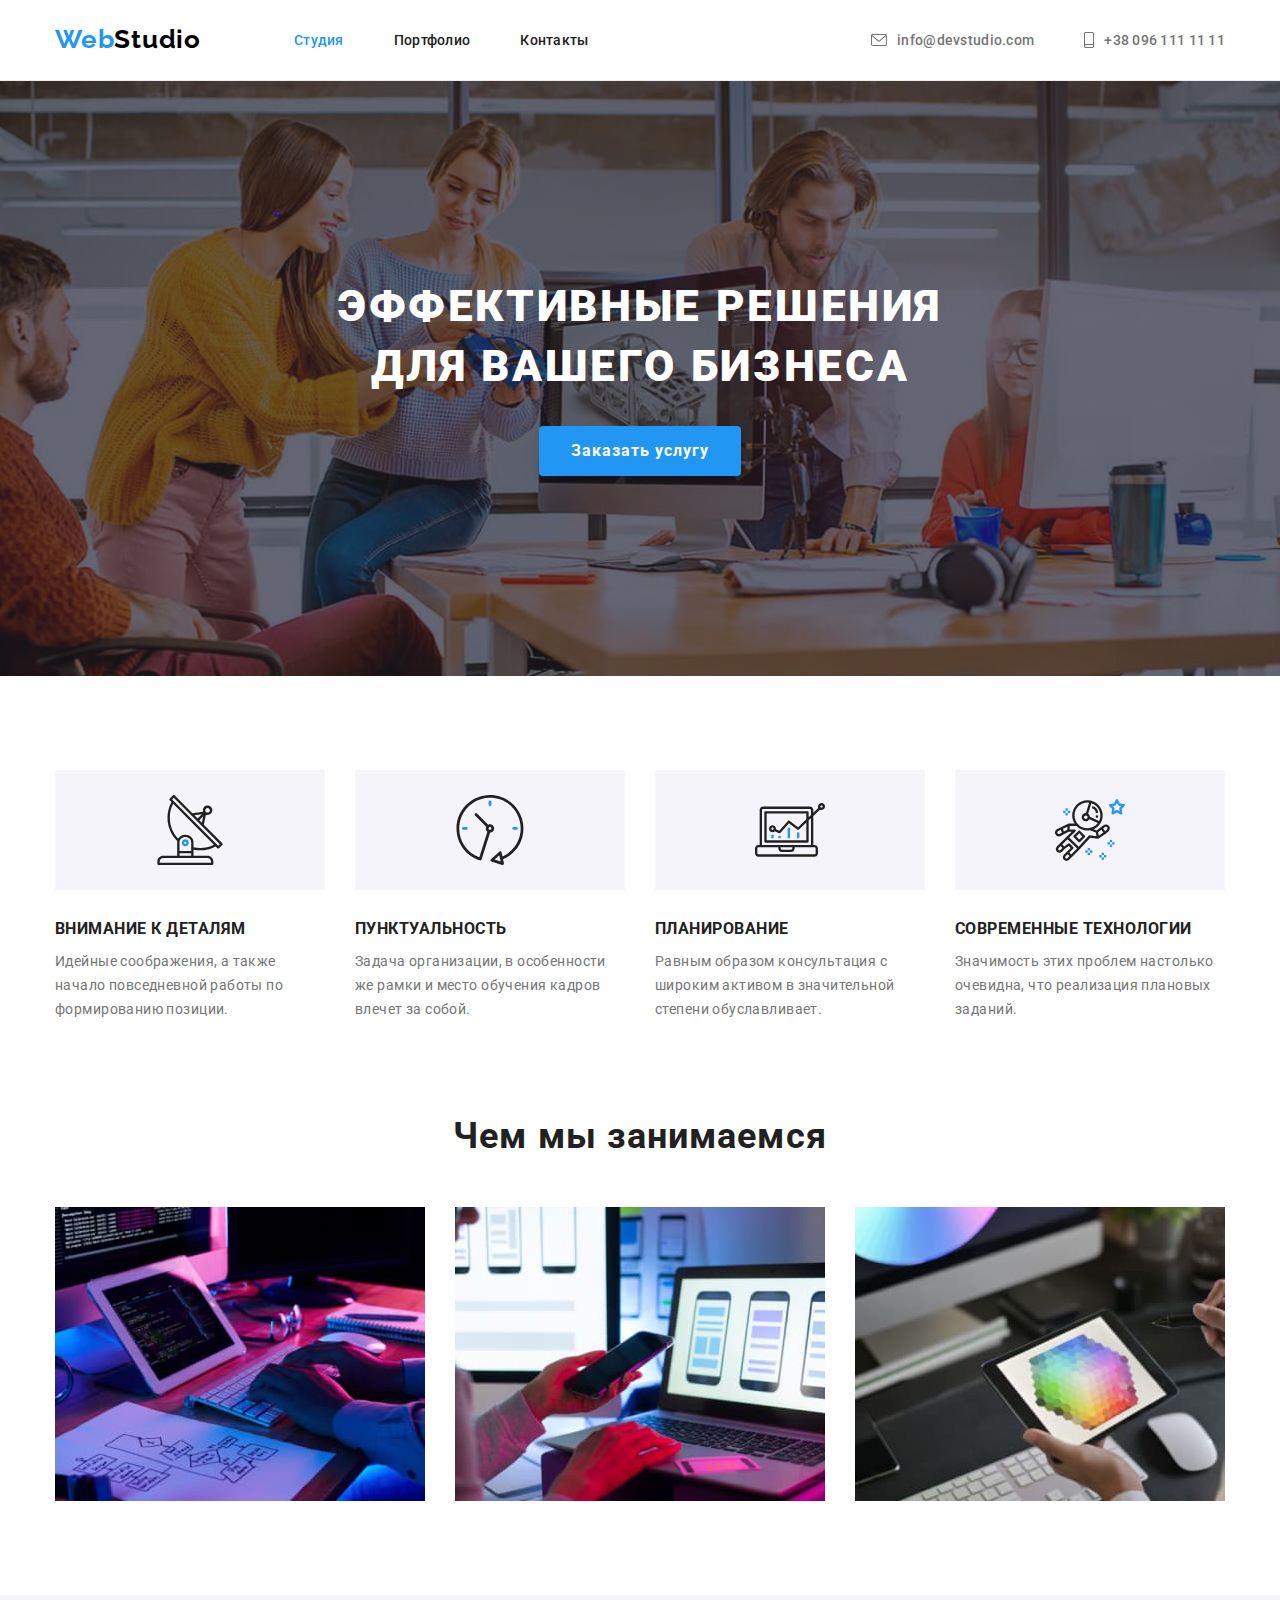
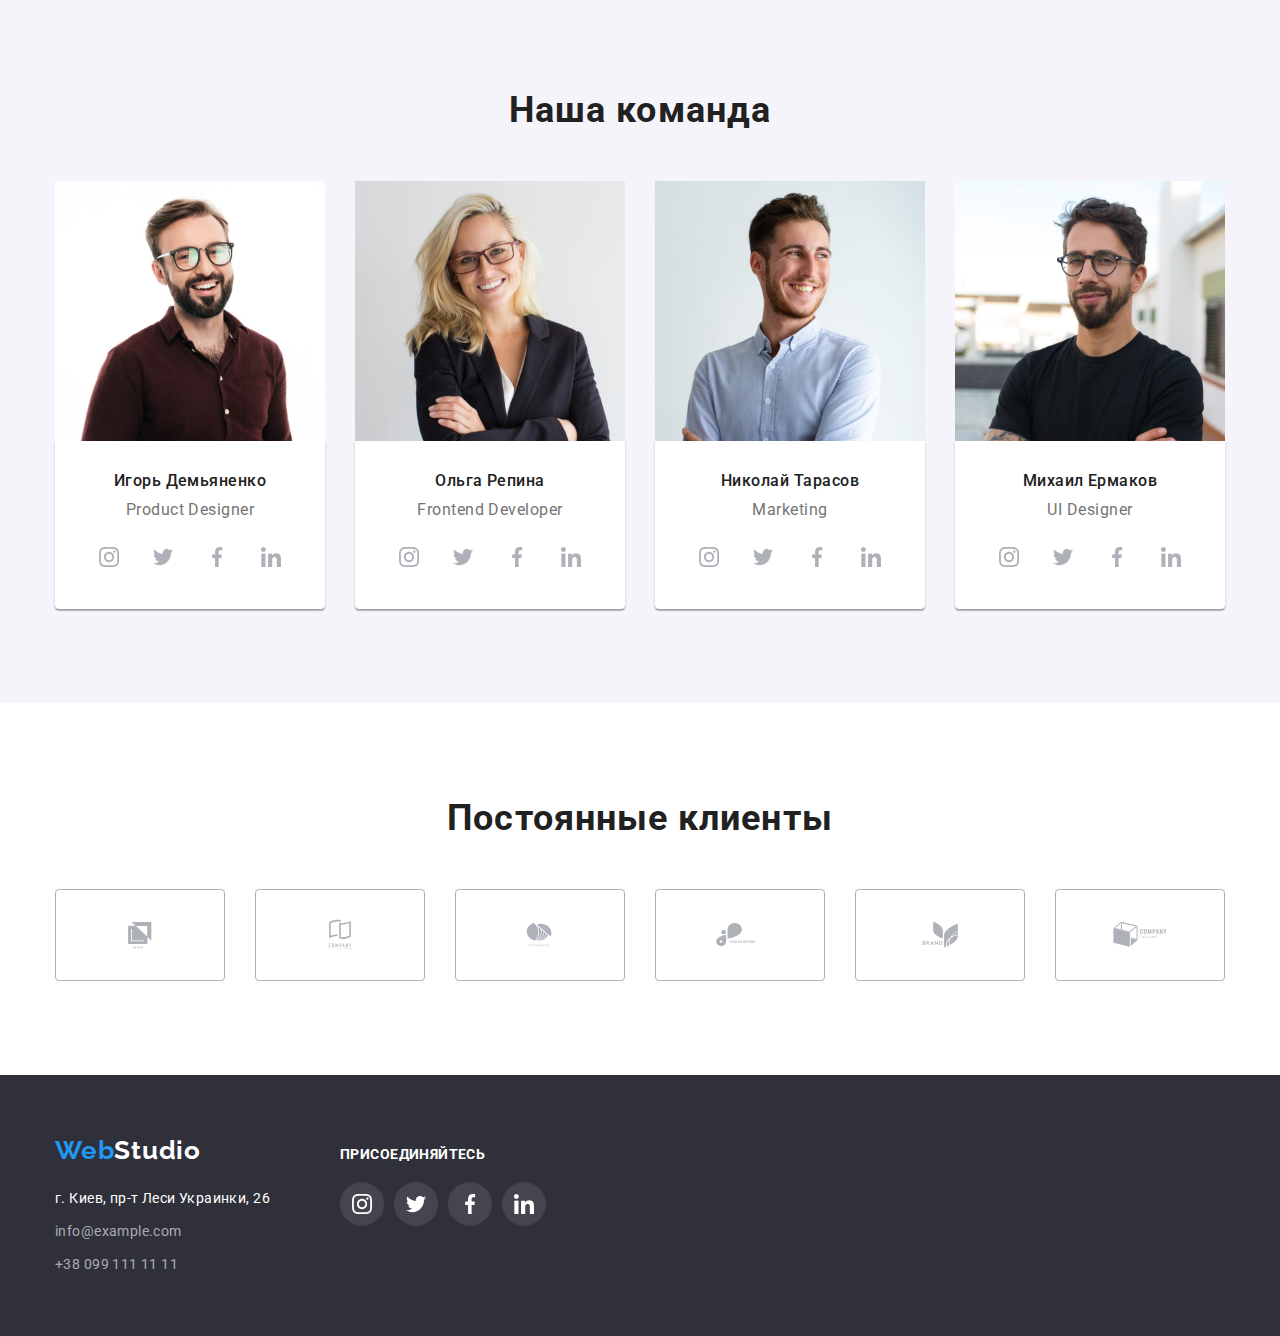
<file: index.html>
<!DOCTYPE html>
<html lang="ru">
  <head>
    <meta charset="UTF-8" />
    <meta http-equiv="X-UA-Compatible" content="IE=edge" />
    <meta name="viewport" content="width=device-width, initial-scale=1.0" />
    <title>Studio</title>
    <link rel="preconnect" href="https://fonts.googleapis.com" />
    <link rel="preconnect" href="https://fonts.gstatic.com" crossorigin />
    <link
      href="https://fonts.googleapis.com/css2?family=Raleway:wght@700&family=Roboto:wght@400;500;700;900&display=swap"
      rel="stylesheet"
    />
    <link
      rel="stylesheet"
      href="https://cdnjs.cloudflare.com/ajax/libs/modern-normalize/1.1.0/modern-normalize.min.css"
    />
    <link rel="stylesheet" href="./css/styles.css" />
  </head>
  <body>
    <header class="header">
      <div class="container header-nav">
        <nav class="nav">
          <a href="./index.html" class="logo"><span class="logo-part">Web</span>Studio</a>
          <ul class="nav-list">
            <li class="nav-item">
              <a href="./index.html" class="nav-link current">Студия</a>
            </li>
            <li class="nav-item">
              <a href="./portfolio.html" class="nav-link">Портфолио </a>
            </li>
            <li class="nav-item">
              <a href="#" class="nav-link">Контакты</a>
            </li>
          </ul>
        </nav>
        <ul class="header-contacts">
          <li class="header-item">
            <a href="mailto:info@devstudio.com" class="header-link">
              <svg class="header-post-icon" width="16" height="12">
                <use href="./images/icons.svg#icon-post"></use>
              </svg>
              info@devstudio.com</a
            >
          </li>
          <li class="header-item">
            <a href="tel:+380961111111" class="header-link">
              <svg class="header-mobile-icon" width="10" height="16">
                <use href="./images/icons.svg#icon-mobile"></use>
              </svg>
              +38 096 111 11 11</a
            >
          </li>
        </ul>
      </div>
    </header>
    <main>
      <section class="hero">
        <div class="container">
          <h1 class="hero-title">Эффективные решения для вашего бизнеса</h1>
          <button type="button" class="hero-button">Заказать услугу</button>
        </div>
      </section>
      <section class="features">
        <div class="container">
          <h2 class="features-title visually-hidden">Основные пункты при построении бизнеса</h2>
          <ul class="features-list">
            <li class="features-item">
              <div class="fetures-photo">
                <svg class="fetures-icon" width="70" height="70">
                  <use href="./images/icons.svg#icon-antenna-1"></use>
                </svg>
              </div>
              <h3 class="features-item-title">Внимание к деталям</h3>
              <p class="features-item-descr">
                Идейные соображения, а также начало повседневной работы по формированию позиции.
              </p>
            </li>
            <li class="features-item">
              <div class="fetures-photo">
                <svg class="fetures-icon" width="70" height="70">
                  <use href="./images/icons.svg#icon-clock-1"></use>
                </svg>
              </div>
              <h3 class="features-item-title">Пунктуальность</h3>
              <p class="features-item-descr">
                Задача организации, в особенности же рамки и место обучения кадров влечет за собой.
              </p>
            </li>
            <li class="features-item">
              <div class="fetures-photo">
                <svg class="fetures-icon" width="70" height="70">
                  <use href="./images/icons.svg#icon-diagram-1"></use>
                </svg>
              </div>
              <h3 class="features-item-title">Планирование</h3>
              <p class="features-item-descr">
                Равным образом консультация с широким активом в значительной степени обуславливает.
              </p>
            </li>
            <li class="features-item">
              <div class="fetures-photo">
                <svg class="fetures-icon" width="70" height="70">
                  <use href="./images/icons.svg#icon-astronaut-1"></use>
                </svg>
              </div>
              <h3 class="features-item-title">Современные технологии</h3>
              <p class="features-item-descr">
                Значимость этих проблем настолько очевидна, что реализация плановых заданий.
              </p>
            </li>
          </ul>
        </div>
      </section>
      <section class="works">
        <div class="container">
          <h2 class="works-title">Чем мы занимаемся</h2>
          <ul class="works-list">
            <li class="works-item">
              <img
                src="./images/img1.jpg"
                alt="Десктопные приложения"
                width="370"
                height="294"
                class="works-img"
              />
            </li>
            <li class="works-item">
              <img
                src="./images/img2.jpg"
                alt="Мобильные приложения"
                width="370"
                height="294"
                class="works-img"
              />
            </li>
            <li class="works-item">
              <img
                src="./images/img3.jpg"
                alt="Дизайнерские решения"
                width="370"
                height="294"
                class="works-img"
              />
            </li>
          </ul>
        </div>
      </section>
      <section class="team">
        <div class="container">
          <h2 class="team-title">Наша команда</h2>
          <ul class="team-list">
            <li class="team-item">
              <img
                src="./images/igor.jpg"
                alt="Игорь Демьяненко"
                width="270"
                height="260"
                class="team-img"
              />
              <div class="team-content">
                <h3 class="team-name">Игорь Демьяненко</h3>
                <p lang="en" class="team-prof">Product Designer</p>
                <ul class="team-social-list">
                  <li class="team-social-item">
                    <a href="" class="team-social-link">
                      <svg class="team-social-icon" width="20" height="20">
                        <use href="./images/icons.svg#icon-instagram-2"></use>
                      </svg>
                    </a>
                  </li>
                  <li class="team-social-item">
                    <a href="" class="team-social-link">
                      <svg class="team-social-icon" width="20" height="20">
                        <use href="./images/icons.svg#icon-twitter-1"></use>
                      </svg>
                    </a>
                  </li>
                  <li class="team-social-item">
                    <a href="" class="team-social-link">
                      <svg class="team-social-icon" width="20" height="20">
                        <use href="./images/icons.svg#icon-facebook-1"></use>
                      </svg>
                    </a>
                  </li>
                  <li class="team-social-item">
                    <a href="" class="team-social-link">
                      <svg class="team-social-icon" width="20" height="20">
                        <use href="./images/icons.svg#icon-linkedin-1"></use>
                      </svg>
                    </a>
                  </li>
                </ul>
              </div>
            </li>
            <li class="team-item">
              <img
                src="./images/olga.jpg"
                alt="Ольга Репина"
                width="270"
                height="260"
                class="team-img"
              />
              <div class="team-content">
                <h3 class="team-name">Ольга Репина</h3>
                <p lang="en" class="team-prof">Frontend Developer</p>
                <ul class="team-social-list">
                  <li class="team-social-item">
                    <a href="" class="team-social-link">
                      <svg class="team-social-icon" width="20" height="20">
                        <use href="./images/icons.svg#icon-instagram-2"></use>
                      </svg>
                    </a>
                  </li>
                  <li class="team-social-item">
                    <a href="" class="team-social-link">
                      <svg class="team-social-icon" width="20" height="20">
                        <use href="./images/icons.svg#icon-twitter-1"></use>
                      </svg>
                    </a>
                  </li>
                  <li class="team-social-item">
                    <a href="" class="team-social-link">
                      <svg class="team-social-icon" width="20" height="20">
                        <use href="./images/icons.svg#icon-facebook-1"></use>
                      </svg>
                    </a>
                  </li>
                  <li class="team-social-item">
                    <a href="" class="team-social-link">
                      <svg class="team-social-icon" width="20" height="20">
                        <use href="./images/icons.svg#icon-linkedin-1"></use>
                      </svg>
                    </a>
                  </li>
                </ul>
              </div>
            </li>
            <li class="team-item">
              <img
                src="./images/nikolay.jpg"
                alt="Николай Тарасов"
                width="270"
                height="260"
                class="team-img"
              />
              <div class="team-content">
                <h3 class="team-name">Николай Тарасов</h3>
                <p lang="en" class="team-prof">Marketing</p>
                <ul class="team-social-list">
                  <li class="team-social-item">
                    <a href="" class="team-social-link">
                      <svg class="team-social-icon" width="20" height="20">
                        <use href="./images/icons.svg#icon-instagram-2"></use>
                      </svg>
                    </a>
                  </li>
                  <li class="team-social-item">
                    <a href="" class="team-social-link">
                      <svg class="team-social-icon" width="20" height="20">
                        <use href="./images/icons.svg#icon-twitter-1"></use>
                      </svg>
                    </a>
                  </li>
                  <li class="team-social-item">
                    <a href="" class="team-social-link">
                      <svg class="team-social-icon" width="20" height="20">
                        <use href="./images/icons.svg#icon-facebook-1"></use>
                      </svg>
                    </a>
                  </li>
                  <li class="team-social-item">
                    <a href="" class="team-social-link">
                      <svg class="team-social-icon" width="20" height="20">
                        <use href="./images/icons.svg#icon-linkedin-1"></use>
                      </svg>
                    </a>
                  </li>
                </ul>
              </div>
            </li>
            <li class="team-item">
              <img
                src="./images/mihail.jpg"
                alt="Михаил Ермаков"
                width="270"
                height="260"
                class="team-img"
              />
              <div class="team-content">
                <h3 class="team-name">Михаил Ермаков</h3>
                <p lang="en" class="team-prof">UI Designer</p>
                <ul class="team-social-list">
                  <li class="team-social-item">
                    <a href="" class="team-social-link">
                      <svg class="team-social-icon" width="20" height="20">
                        <use href="./images/icons.svg#icon-instagram-2"></use>
                      </svg>
                    </a>
                  </li>
                  <li class="team-social-item">
                    <a href="" class="team-social-link">
                      <svg class="team-social-icon" width="20" height="20">
                        <use href="./images/icons.svg#icon-twitter-1"></use>
                      </svg>
                    </a>
                  </li>
                  <li class="team-social-item">
                    <a href="" class="team-social-link">
                      <svg class="team-social-icon" width="20" height="20">
                        <use href="./images/icons.svg#icon-facebook-1"></use>
                      </svg>
                    </a>
                  </li>
                  <li class="team-social-item">
                    <a href="" class="team-social-link">
                      <svg class="team-social-icon" width="20" height="20">
                        <use href="./images/icons.svg#icon-linkedin-1"></use>
                      </svg>
                    </a>
                  </li>
                </ul>
              </div>
            </li>
          </ul>
        </div>
      </section>
      <section class="clients">
        <h2 class="clients-title">Постоянные клиенты</h2>
        <ul class="client-list">
          <li class="client-item">
            <a href="" class="client-link">
              <svg class="clients-icon" width="106" height="60">
                <use href="./images/icons.svg#icon-Logo"></use>
              </svg>
            </a>
          </li>
          <li class="client-item">
            <a href="" class="client-link">
              <svg class="clients-icon" width="106" height="60">
                <use href="./images/icons.svg#icon-Logo-1"></use>
              </svg>
            </a>
          </li>
          <li class="client-item">
            <a href="" class="client-link">
              <svg class="clients-icon" width="106" height="60">
                <use href="./images/icons.svg#icon-Logo-2"></use>
              </svg>
            </a>
          </li>
          <li class="client-item">
            <a href="" class="client-link">
              <svg class="clients-icon" width="106" height="60">
                <use href="./images/icons.svg#icon-Logo-3"></use>
              </svg>
            </a>
          </li>
          <li class="client-item">
            <a href="" class="client-link">
              <svg class="clients-icon" width="106" height="60">
                <use href="./images/icons.svg#icon-Logo-4"></use>
              </svg>
            </a>
          </li>
          <li class="client-item">
            <a href="" class="client-link">
              <svg class="clients-icon" width="106" height="60">
                <use href="./images/icons.svg#icon-Logo-5"></use>
              </svg>
            </a>
          </li>
        </ul>
      </section>
    </main>
    <footer class="footer">
      <div class="container footer-content">
        <div>
          <a href="./index.html" class="logo-footer"><span class="logo-part">Web</span>Studio</a>
          <address class="address">
            <ul class="address-list">
              <li class="address-item">
                <a
                  href="https://goo.gl/maps/NngMhwjLSdR4NqsW9"
                  target="_blank"
                  rel="noreferrer noopener"
                  class="address-link address-link-map"
                  >г. Киев, пр-т Леси Украинки, 26
                </a>
              </li>
              <li class="address-item">
                <a href="mailto:info@example.com" class="address-link">info@example.com</a>
              </li>
              <li class="address-item">
                <a href="tel:+38099111111" class="address-link">+38 099 111 11 11</a>
              </li>
            </ul>
          </address>
        </div>
        <div class="footer-media">
          <h3 class="media-title">присоединяйтесь</h3>
          <ul class="media-list">
            <li class="media-item">
              <a href="" class="media-link">
                <svg class="media-icon" width="20" height="20">
                  <use href="./images/icons.svg#icon-instagram-2"></use>
                </svg>
              </a>
            </li>
            <li class="media-item">
              <a href="" class="media-link">
                <svg class="media-icon" width="20" height="20">
                  <use href="./images/icons.svg#icon-twitter-1"></use>
                </svg>
              </a>
            </li>
            <li class="media-item">
              <a href="" class="media-link">
                <svg class="media-icon" width="20" height="20">
                  <use href="./images/icons.svg#icon-facebook-1"></use>
                </svg>
              </a>
            </li>
            <li class="media-item">
              <a href="" class="media-link">
                <svg class="media-icon" width="20" height="20">
                  <use href="./images/icons.svg#icon-linkedin-1"></use>
                </svg>
              </a>
            </li>
          </ul>
        </div>
      </div>
    </footer>
  </body>
</html>
</file>
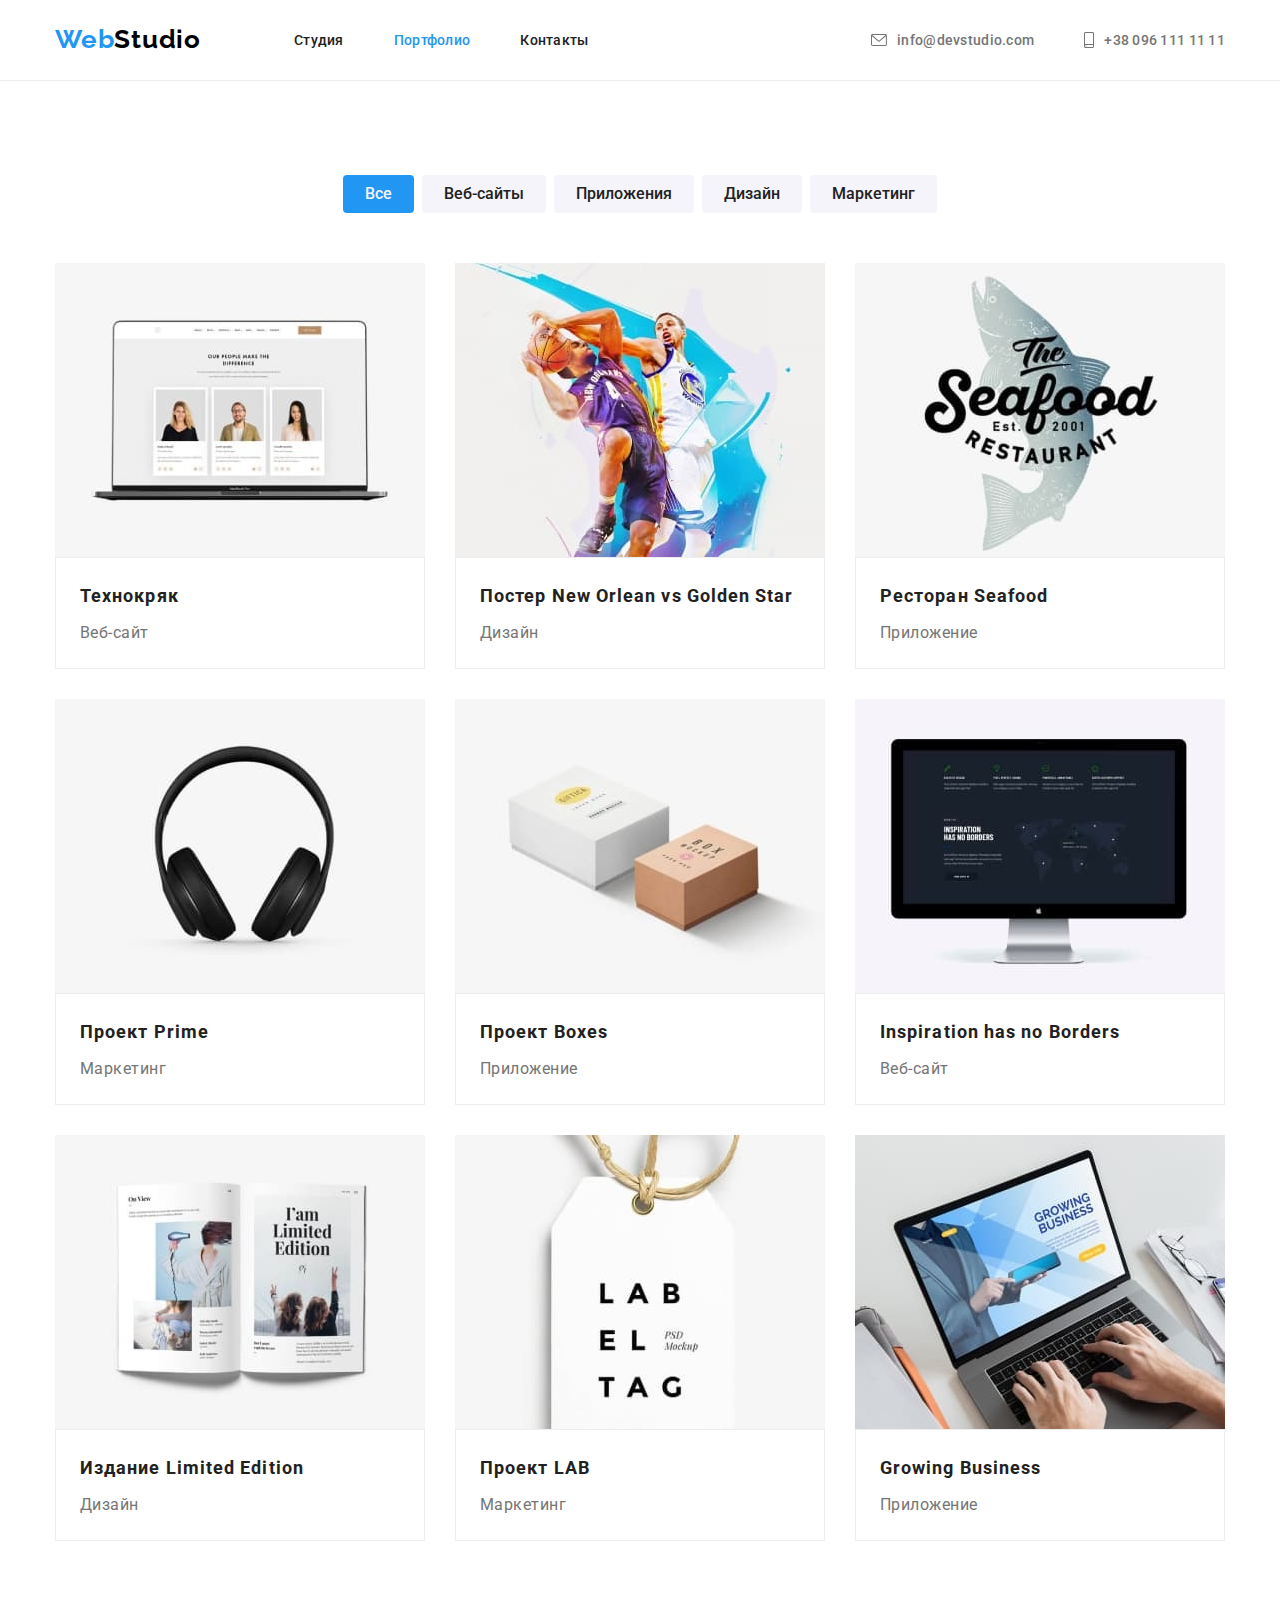
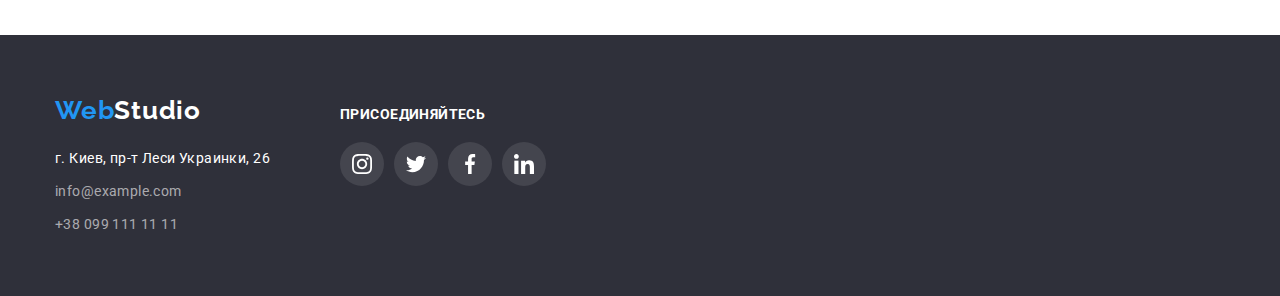
<file: portfolio.html>
<!DOCTYPE html>
<html lang="ru">
  <head>
    <meta charset="UTF-8" />
    <meta http-equiv="X-UA-Compatible" content="IE=edge" />
    <meta name="viewport" content="width=device-width, initial-scale=1.0" />
    <title>Portfolio</title>
    <link rel="preconnect" href="https://fonts.googleapis.com" />
    <link rel="preconnect" href="https://fonts.gstatic.com" crossorigin />
    <link
      href="https://fonts.googleapis.com/css2?family=Raleway:wght@700&family=Roboto:wght@400;500;700;900&display=swap"
      rel="stylesheet"
    />
    <link
      rel="stylesheet"
      href="https://cdnjs.cloudflare.com/ajax/libs/modern-normalize/1.1.0/modern-normalize.min.css"
    />
    <link rel="stylesheet" href="./css/styles.css" />
  </head>
  <body>
    <header class="header">
      <div class="container header-nav">
        <nav class="nav">
          <a href="./index.html" class="logo"><span class="logo-part">Web</span>Studio</a>
          <ul class="nav-list">
            <li class="nav-item">
              <a href="./index.html" class="nav-link">Студия</a>
            </li>
            <li class="nav-item">
              <a href="./portfolio.html" class="nav-link current">Портфолио </a>
            </li>
            <li class="nav-item">
              <a href="#" class="nav-link">Контакты</a>
            </li>
          </ul>
        </nav>
        <ul class="header-contacts">
          <li class="header-item">
            <a href="mailto:info@devstudio.com" class="header-link">
              <svg class="header-post-icon" width="16" height="12">
                <use href="./images/icons.svg#icon-post"></use>
              </svg>
              info@devstudio.com</a
            >
          </li>
          <li class="header-item">
            <a href="tel:+380961111111" class="header-link">
              <svg class="header-mobile-icon" width="10" height="16">
                <use href="./images/icons.svg#icon-mobile"></use>
              </svg>
              +38 096 111 11 11</a
            >
          </li>
        </ul>
      </div>
    </header>
    <main>
      <section class="portfolio">
        <div class="container">
          <h1 class="portfolio-title visually-hidden">Чем мы занимаемся</h1>
          <ul class="portfolio-btn-list">
            <li class="portfolio-btn-item">
              <button type="button" class="portfolio-btn button active">Все</button>
            </li>
            <li class="portfolio-btn-item">
              <button type="button" class="portfolio-btn button">Веб-сайты</button>
            </li>
            <li class="portfolio-btn-item">
              <button type="button" class="portfolio-btn button">Приложения</button>
            </li>
            <li class="portfolio-btn-item">
              <button type="button" class="portfolio-btn button">Дизайн</button>
            </li>
            <li class="portfolio-item">
              <button type="button" class="portfolio-btn button">Маркетинг</button>
            </li>
          </ul>
          <ul class="portfolio-card-list">
            <li class="portfolio-card-item">
              <a href="#" class="portfolio-card-link"
                ><img src="./images/notbook.jpg" alt="Технокряк" width="370" height="294" />
                <div class="img-content">
                  <h2 class="portfolio-subtitle">Технокряк</h2>
                  <p class="portfolio-text">Веб-сайт</p>
                </div></a
              >
            </li>
            <li class="portfolio-card-item">
              <a href="#" class="portfolio-card-link"
                ><img src="./images/basketball.jpg" alt="Постер" width="370" height="294" />
                <div class="img-content">
                  <h2 class="portfolio-subtitle">
                    Постер <span lang="en"> New Orlean vs Golden Star</span>
                  </h2>
                  <p class="portfolio-text">Дизайн</p>
                </div></a
              >
            </li>
            <li class="portfolio-card-item">
              <a href="#" class="portfolio-card-link"
                ><img src="./images/seafood.jpg" alt="Ресторан Seafood" width="370" height="294" />
                <div class="img-content">
                  <h2 class="portfolio-subtitle">Ресторан <span lang="en"> Seafood</span></h2>
                  <p class="portfolio-text">Приложение</p>
                </div></a
              >
            </li>
            <li class="portfolio-card-item">
              <a href="#" class="portfolio-card-link"
                ><img src="./images/headphones.jpg" alt="Наушники" width="370" height="294" />
                <div class="img-content">
                  <h2 class="portfolio-subtitle">Проект <span lang="en"> Prime</span></h2>
                  <p class="portfolio-text">Маркетинг</p>
                </div>
              </a>
            </li>
            <li class="portfolio-card-item">
              <a href="#" class="portfolio-card-link"
                ><img src="./images/box.jpg" alt="Два бокса" width="370" height="294" />
                <div class="img-content">
                  <h2 class="portfolio-subtitle">Проект <span lang="en"> Boxes </span></h2>
                  <p class="portfolio-text">Приложение</p>
                </div>
              </a>
            </li>
            <li class="portfolio-card-item">
              <a href="#" class="portfolio-card-link"
                ><img src="./images/monitor.jpg" alt="Монитор" width="370" height="294" />
                <div class="img-content">
                  <h2 class="portfolio-subtitle">Inspiration has no Borders</h2>
                  <p class="portfolio-text">Веб-сайт</p>
                </div>
              </a>
            </li>
            <li class="portfolio-card-item">
              <a href="#" class="portfolio-card-link">
                <img src="./images/libre.jpg" alt="Открытая книга" width="370" height="294" />
                <div class="img-content">
                  <h2 class="portfolio-subtitle">
                    Издание <span lang="en"> Limited Edition </span>
                  </h2>
                  <p class="portfolio-text">Дизайн</p>
                </div>
              </a>
            </li>
            <li class="portfolio-card-item">
              <a href="#" class="portfolio-card-link">
                <img src="./images/labeltag.jpg" alt="Этикетка" width="370" height="294" />
                <div class="img-content">
                  <h2 class="portfolio-subtitle">Проект <span lang="en"> LAB </span></h2>
                  <p class="portfolio-text">Маркетинг</p>
                </div>
              </a>
            </li>
            <li class="portfolio-card-item">
              <a href="#" class="portfolio-card-link"
                ><img
                  src="./images/comp.jpg"
                  alt="Руки печатают на ноутбуке"
                  width="370"
                  height="294"
                />
                <div class="img-content">
                  <h2 class="portfolio-subtitle">Growing Business</h2>
                  <p class="portfolio-text">Приложение</p>
                </div>
              </a>
            </li>
          </ul>
        </div>
      </section>
    </main>
    <footer class="footer">
      <div class="container footer-content">
        <div>
          <a href="./index.html" class="logo-footer"><span class="logo-part">Web</span>Studio</a>
          <address class="address">
            <ul class="address-list">
              <li class="address-item">
                <a
                  href="https://goo.gl/maps/NngMhwjLSdR4NqsW9"
                  target="_blank"
                  rel="noreferrer noopener"
                  class="address-link address-link-map"
                  >г. Киев, пр-т Леси Украинки, 26
                </a>
              </li>
              <li class="address-item">
                <a href="mailto:info@example.com" class="address-link">info@example.com</a>
              </li>
              <li class="address-item">
                <a href="tel:+38099111111" class="address-link">+38 099 111 11 11</a>
              </li>
            </ul>
          </address>
        </div>
        <div class="footer-media">
          <h3 class="media-title">присоединяйтесь</h3>
          <ul class="media-list">
            <li class="media-item">
              <a href="" class="media-link">
                <svg class="media-icon" width="20" height="20">
                  <use href="./images/icons.svg#icon-instagram-2"></use>
                </svg>
              </a>
            </li>
            <li class="media-item">
              <a href="" class="media-link">
                <svg class="media-icon" width="20" height="20">
                  <use href="./images/icons.svg#icon-twitter-1"></use>
                </svg>
              </a>
            </li>
            <li class="media-item">
              <a href="" class="media-link">
                <svg class="media-icon" width="20" height="20">
                  <use href="./images/icons.svg#icon-facebook-1"></use>
                </svg>
              </a>
            </li>
            <li class="media-item">
              <a href="" class="media-link">
                <svg class="media-icon" width="20" height="20">
                  <use href="./images/icons.svg#icon-linkedin-1"></use>
                </svg>
              </a>
            </li>
          </ul>
        </div>
      </div>
    </footer>
  </body>
</html>
</file>
<file: css/styles.css>
:root {
  --white-main-color: #ffffff;
  --black-text-color: #212121;
  --black-logo-color: #000000;
  --bg-color: #2f303a;
  --accent-color: #2196f3;
  --grey-color: #757575;
  --bg-color-button: #f5f4fa;
  --footer-link-color: rgba(255, 255, 255, 0.6);
  --main-font: Roboto, sans-serif;
  --secondary-font: Raleway, sans-serif;
  --button-bg-color: #2196f3;
}
body {
  font-family: var(--main-font);
  color: var(--black-text-color);
  background-color: var(--white-main-color);
  font-size: 14px;
}
p,
h1,
h2,
h3 {
  margin: 0;
}
ul {
  margin: 0;
  padding: 0;
  list-style: none;
}
a {
  text-decoration: none;
  color: inherit;
}
img {
  display: block;
}
.container {
  width: 1200px;
  padding: 0 15px;
  margin: 0 auto;
} /*--------------------------HEADER------------------------*/
.header {
  border-bottom: 1px solid #ececec;
}
.logo {
  padding: 24px 0 25px 0;
  display: block;
  font-family: var(--secondary-font);
  font-weight: 700;
  font-size: 26px;
  line-height: 31px;
  letter-spacing: 0.03em;
  text-decoration: none;
  color: var(--black-logo-color);
}
.logo-part {
  color: var(--accent-color);
}
.header-nav {
  display: flex;
  align-items: center;
}
.nav {
  display: flex;
  align-items: center;
}
.nav-list {
  display: flex;
  margin-left: 93px;
}
.nav-item:not(:last-child) {
  margin-right: 50px;
}
.nav-link,
.header-link {
  padding-top: 32px;
  padding-bottom: 32px;
  display: block;
  font-style: normal;
  font-weight: 500;
  line-height: calc(16 / 14);
  letter-spacing: 0.02em;
  color: var(--black-text-color);
}
.nav-list .nav-link.current {
  color: var(--accent-color);
}
.header-contacts {
  display: flex;
  margin-left: auto;
}
.header-item:not(:last-child) {
  margin-right: 50px;
}

.header-link {
  display: flex;
  align-items: center;

  color: var(--grey-color);
}
.header-post-icon {
  margin-right: 10px;
}
.header-mobile-icon {
  margin-right: 10px;
}
.nav-link:hover,
.nav-link:focus,
.header-link:focus,
.header-link:hover,
.address-link:hover,
.address-link:focus {
  color: var(--accent-color);
}
.header-post-icon {
  fill: var(--grey-color);
}

.header-mobile-icon {
  fill: var(--grey-color);
}
.header-link:hover .header-mobile-icon,
.header-link:focus .header-mobile-icon {
  fill: var(--accent-color);
}

.header-link:hover .header-post-icon,
.header-link:focus .header-post-icon {
  fill: var(--accent-color);
}
/*-----------------------------HERO-----------------------------------*/
.hero-title {
  margin: 0 auto 30px auto;
  width: 696px;
  font-weight: 900;
  font-size: 44px;
  line-height: calc(60 / 44);
  letter-spacing: 0.06em;
  text-transform: uppercase;
  color: var(--white-main-color);
}
.hero {
  max-width: 1600px;
  max-height: 600px;
  margin-left: auto;
  margin-right: auto;
  background-image: linear-gradient(rgba(47, 48, 58, 0.4), rgba(47, 48, 58, 0.4)),
    url('../images/fon.jpg');
  background-repeat: no-repeat;
  background-position: center;
  background-size: cover;
  padding: 195px 0 200px 0;
  background-color: var(--bg-color);
  text-align: center;
}
.hero-button {
  padding: 10px 32px;
  min-width: 200px;
  font-family: inherit;
  font-style: normal;
  font-weight: 700;
  font-size: 16px;
  line-height: calc(30 / 16);
  letter-spacing: 0.06em;
  color: var(--white-main-color);
  border: none;
  cursor: pointer;
  box-shadow: 0px 4px 4px rgba(0, 0, 0, 0.15);
  border-radius: 4px;
  background-color: var(--button-bg-color);
}
.button {
  font-family: inherit;
  font-style: normal;
  font-weight: 500;
  font-size: 16px;
  line-height: calc(26 / 16);
  border: none;
  color: var(--black-text-color);
  background-color: var(--bg-color-button);
}
.button:hover,
.button:focus {
  color: var(--bg-color-button);
  background-color: var(--accent-color);
  cursor: pointer;
}
.hero-button:focus,
.hero-button:hover {
  background-color: #188ce8;
} /*-----------------------------SECTION
FEATURES-----------------------*/
.visually-hidden {
  position: absolute;
  white-space: nowrap;
  width: 1px;
  height: 1px;
  overflow: hidden;
  border: 0;
  padding: 0;
  clip: rect(0 0 0 0);
  clip-path: inset(50%);
  margin: -1px;
}
.features {
  padding-top: 94px;
  padding-bottom: 94px;
}
.fetures-photo {
  display: flex;
  align-items: center;
  justify-content: center;
  margin-bottom: 30px;
  width: 270px;
  height: 120px;
  background-color: #f5f4fa;
}

.features-list {
  display: flex;
  flex-wrap: wrap;
}
.features-item {
  width: 270px;
}
.features-item:not(:last-child) {
  margin-right: 30px;
}
.features-item-title {
  margin-bottom: 10px;
  font-weight: 700;
  text-transform: uppercase;
  line-height: calc(16 / 14);
  letter-spacing: 0.03em;
}
.features-item-descr {
  font-weight: 400;
  line-height: calc(24 / 14);
  letter-spacing: 0.03em;
  color: var(--grey-color);
} /*---------------------SECTION WORKS-----------------*/
.works {
  padding-bottom: 94px;
}
.works-list {
  display: flex;
  flex-wrap: wrap;
}
.works-item:not(:last-child) {
  margin-right: 30px;
}
/*----------------------SECTION TEAM---------------*/
.team {
  padding-top: 94px;
  padding-bottom: 94px;
  background-color: #f5f4fa;
}
.team-content {
  padding-top: 30px;
  padding-bottom: 30px;
  text-align: center;
  box-shadow: 0px 1px 3px rgba(0, 0, 0, 0.12), 0px 1px 1px rgba(0, 0, 0, 0.14),
    0px 2px 1px rgba(0, 0, 0, 0.2);
  border-radius: 0px 0px 4px 4px;
  background-color: var(--white-main-color);
}
.team-social-list {
  display: flex;
  justify-content: center;
}
.team-social-item + .team-social-item {
  margin-left: 10px;
}
.team-social-link {
  width: 44px;
  height: 44px;
  border-radius: 50%;
  background-color: var(--white-main-color);
  display: flex;
  align-items: center;
  justify-content: center;
}
.team-social-icon {
  fill: #afb1b8;
}
.team-social-link:hover,
.team-social-link:focus {
  background-color: var(--accent-color);
}
.team-social-link:hover .team-social-icon,
.team-social-link:focus .team-social-icon {
  fill: var(--white-main-color);
}
.works-title,
.team-title {
  font-style: normal;
  font-weight: 700;
  font-size: 36px;
  line-height: calc(42 / 36);
  text-align: center;
  letter-spacing: 0.03em;
  margin-bottom: 50px;
}
.team-list {
  display: flex;
  flex-wrap: wrap;
}
.team-item:not(:last-child) {
  margin-right: 30px;
}
.team-name {
  font-weight: 500;
  font-size: 16px;
  line-height: calc(19 / 16);
  letter-spacing: 0.03em;
  margin-bottom: 10px;
}
.team-prof {
  margin-bottom: 16px;
  font-weight: 400;
  font-size: 16px;
  line-height: calc(19 / 16);
  letter-spacing: 0.03em;
  color: var(--grey-color);
}

/*----------------------CLIENTS SECTIOn--------------*/

.clients {
  padding-top: 94px;
  padding-bottom: 94px;
}
.client-list {
  display: flex;
  justify-content: center;
}
.client-item:not(:last-child) {
  margin-right: 30px;
}
.clients-title {
  margin-bottom: 50px;
  font-size: 36px;
  line-height: calc(42 / 36);
  text-align: center;
  letter-spacing: 0.03em;

  color: var(--black-text-color);
}
.client-link {
  width: 170px;
  height: 92px;
  border: 1px solid #afb1b8;
  box-sizing: border-box;
  border-radius: 4px;

  background-color: var(--white-main-color);
  display: flex;
  align-items: center;
  justify-content: center;
}
.clients-icon {
  fill: #afb1b8;
}
.client-link:hover,
.client-link:focus {
  border-color: var(--accent-color);
}
.client-link:hover .clients-icon,
.client-link:focus .clients-icon {
  fill: var(--accent-color);
}

/*------------------------FOOTER---------------------------------*/
.footer {
  padding-top: 60px;
  padding-bottom: 60px;
  background-color: var(--bg-color);
}
.footer-content {
  display: flex;
  align-items: baseline;
}
.logo-footer {
  margin-bottom: 20px;
  display: block;
  font-family: var(--secondary-font);
  font-style: normal;
  font-weight: bold;
  font-size: 26px;
  line-height: 31px;
  letter-spacing: 0.03em;
  text-decoration: none;
  color: var(--black-logo-color);
  color: var(--white-main-color);
}
.address-item:not(:last-child) {
  margin-bottom: 9px;
}
.address-link {
  font-style: normal;
  font-weight: 400;
  line-height: calc(24 / 14);
  letter-spacing: 0.03em;
  color: var(--footer-link-color);
  margin-bottom: 9px;
}
.address-link-map {
  color: var(--white-main-color);
}
.media-title {
  margin-bottom: 20px;
  font-style: normal;
  font-size: 14px;
  line-height: calc(16 / 14);
  letter-spacing: 0.03em;
  text-transform: uppercase;

  color: var(--white-main-color);
}
.media-list {
  display: flex;
}
.footer-media {
  margin-left: 70px;
}

.media-item + .media-item {
  margin-left: 10px;
}

.media-link {
  display: flex;
  align-items: center;
  justify-content: center;

  width: 44px;
  height: 44px;
  border-radius: 50%;

  background: rgba(255, 255, 255, 0.1);
}
.media-icon {
  fill: var(--white-main-color);
}
.media-link:hover,
.media-link:focus {
  background-color: var(--accent-color);
}
.media-link:hover .media-icon,
.media-link:focus .media-icon {
  fill: var(--white-main-color);
}
/*-----------------------------2 PAGE PORTFOLIO---------------------*/
.portfolio {
  padding-top: 94px;
  padding-bottom: 94px;
}
.portfolio-btn {
  padding: 6px 22px;
  border-radius: 4px;
}
.portfolio-btn.active {
  color: var(--bg-color-button);
  background-color: var(--accent-color);
}
.portfolio-btn-list {
  display: flex;
  justify-content: center;
}
.portfolio-btn-list {
  margin-bottom: 50px;
}
.portfolio-btn-item:not(:last-child) {
  margin-right: 8px;
}
.portfolio-btn:hover,
.portfolio-btn:focus {
  box-shadow: 0px 3px 1px rgba(0, 0, 0, 0.1), 0px 1px 2px rgba(0, 0, 0, 0.08),
    0px 2px 2px rgba(0, 0, 0, 0.12);
}
.portfolio-card-list {
  display: flex;
  flex-wrap: wrap;
}
.portfolio-card-item {
  width: 370px;
  margin-right: 30px;
  margin-bottom: 30px;
}
.portfolio-card-item:nth-child(3n) {
  margin-right: 0px;
}
.portfolio-card-item:nth-last-child(-n + 3) {
  margin-bottom: 0px;
}
.portfolio-card-link {
  display: block;
}
.portfolio-card-link:hover,
.portfolio-card-link:focus {
  box-shadow: 0px 1px 1px rgba(0, 0, 0, 0.12), 0px 4px 4px rgba(0, 0, 0, 0.06),
    1px 4px 6px rgba(0, 0, 0, 0.16);
}
.img-content {
  padding: 20px 24px;
  background: var(--white-main-color);
  border: 1px solid #eeeeee;
  box-sizing: border-box;
}
.portfolio-subtitle {
  font-style: normal;
  font-weight: 700;
  font-size: 18px;
  line-height: calc(36 / 18);
  letter-spacing: 0.06em;
  color: var(--black-text-color);
  margin-bottom: 4px;
}
.portfolio-text {
  font-style: normal;
  font-weight: normal;
  font-size: 16px;
  line-height: calc(30 / 16);
  letter-spacing: 0.03em;
  color: var(--grey-color);
}
</file>
